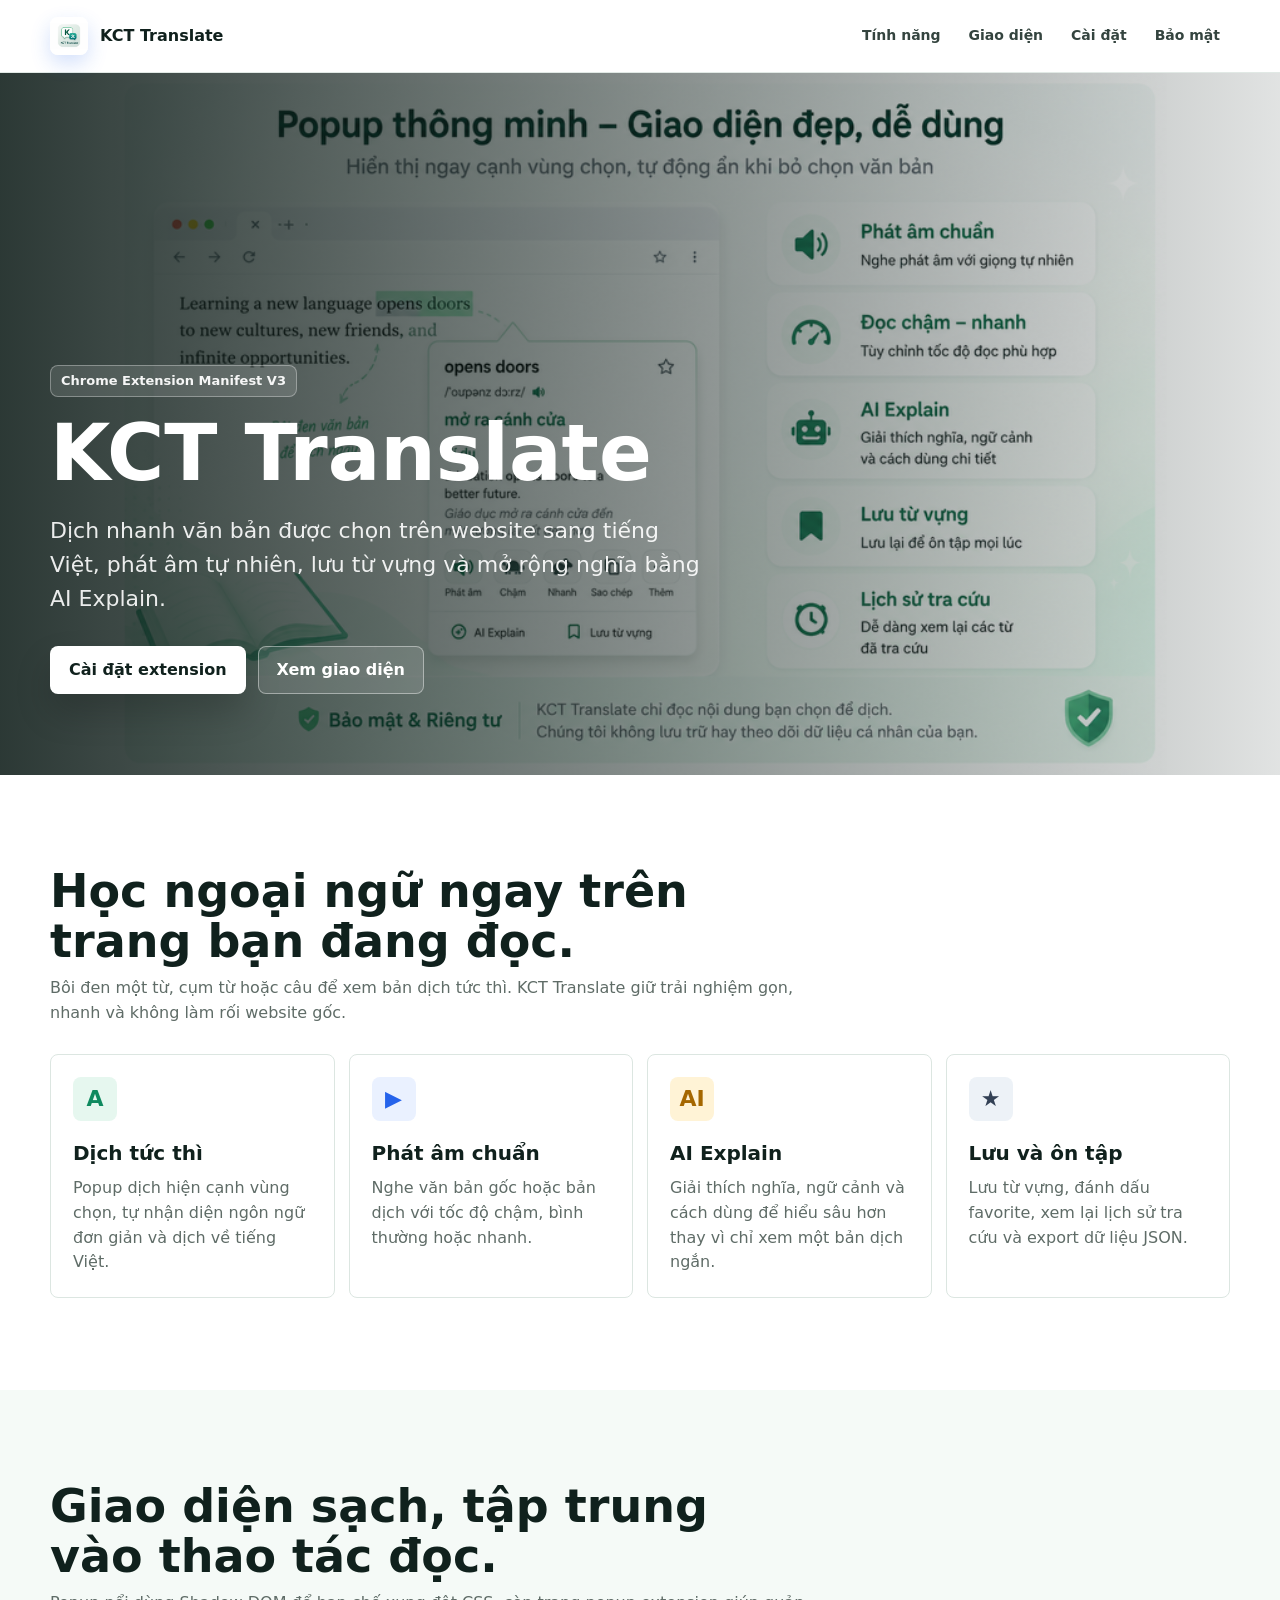
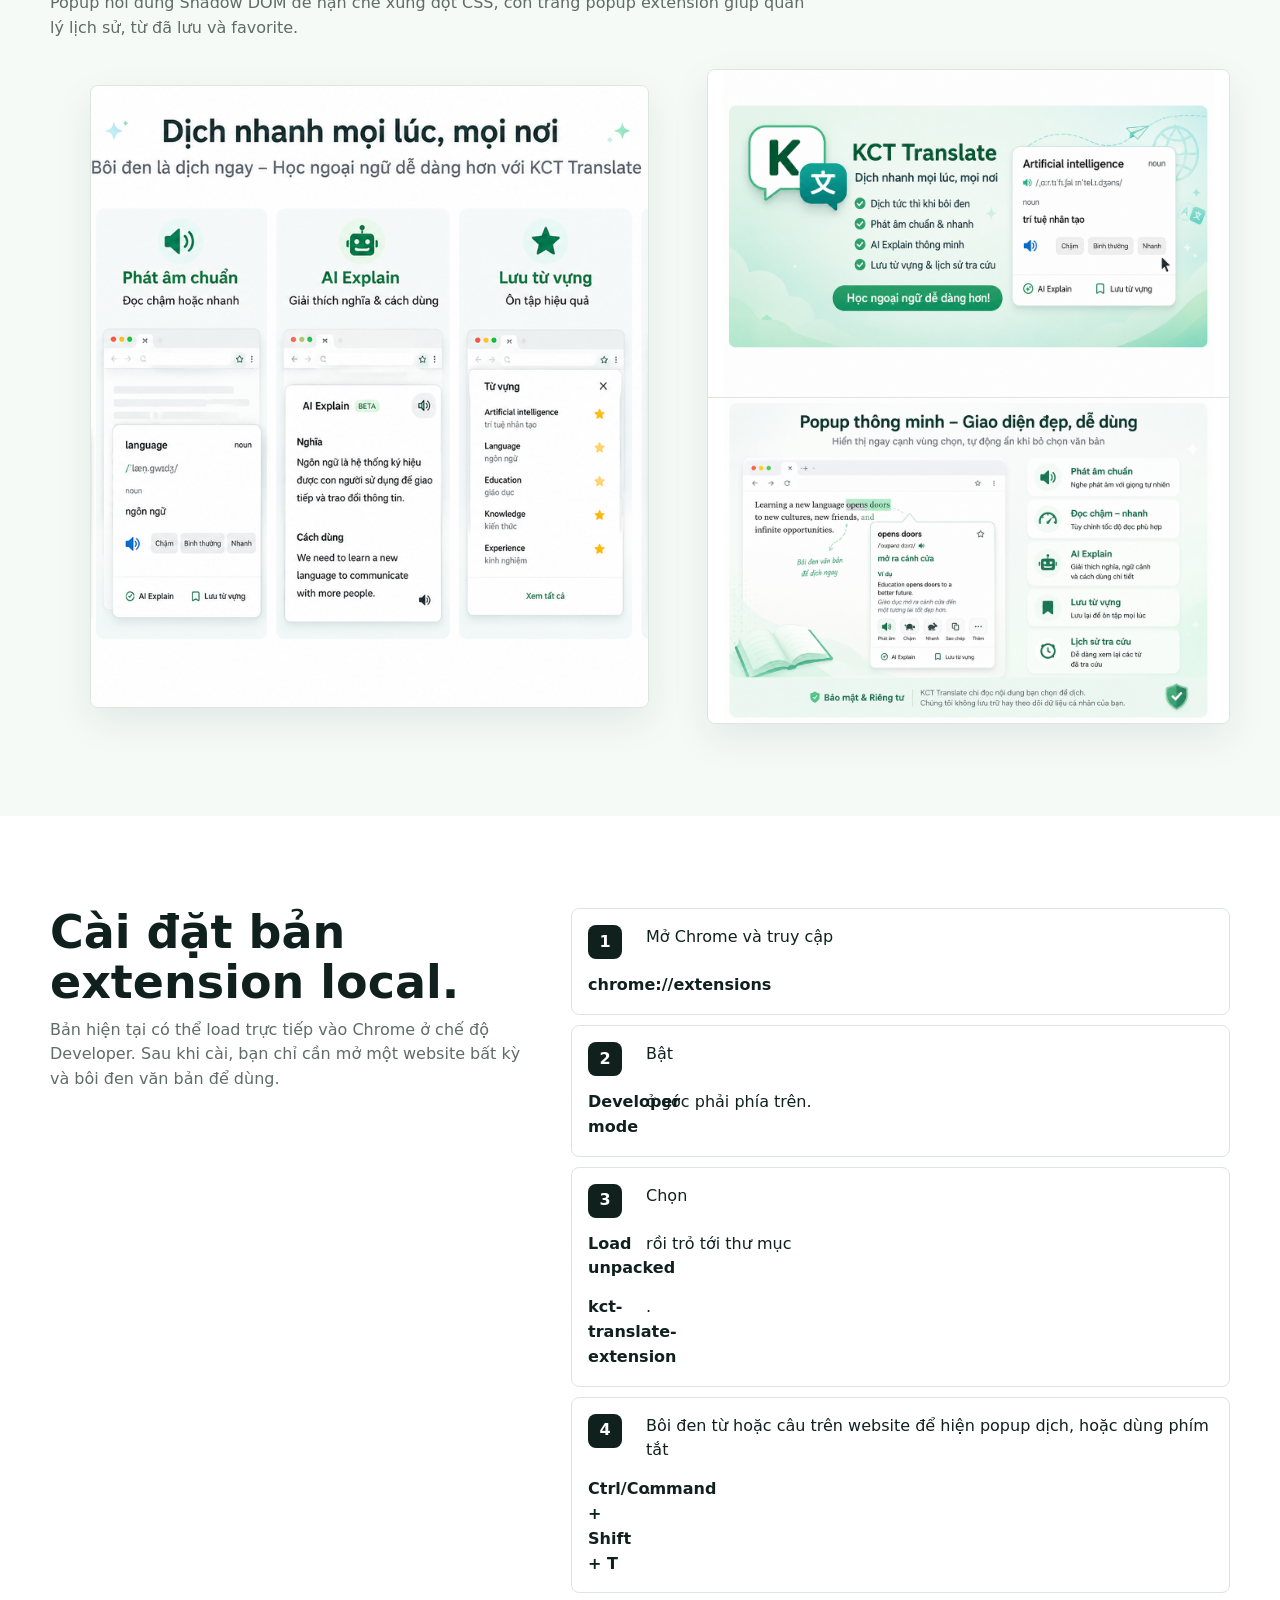
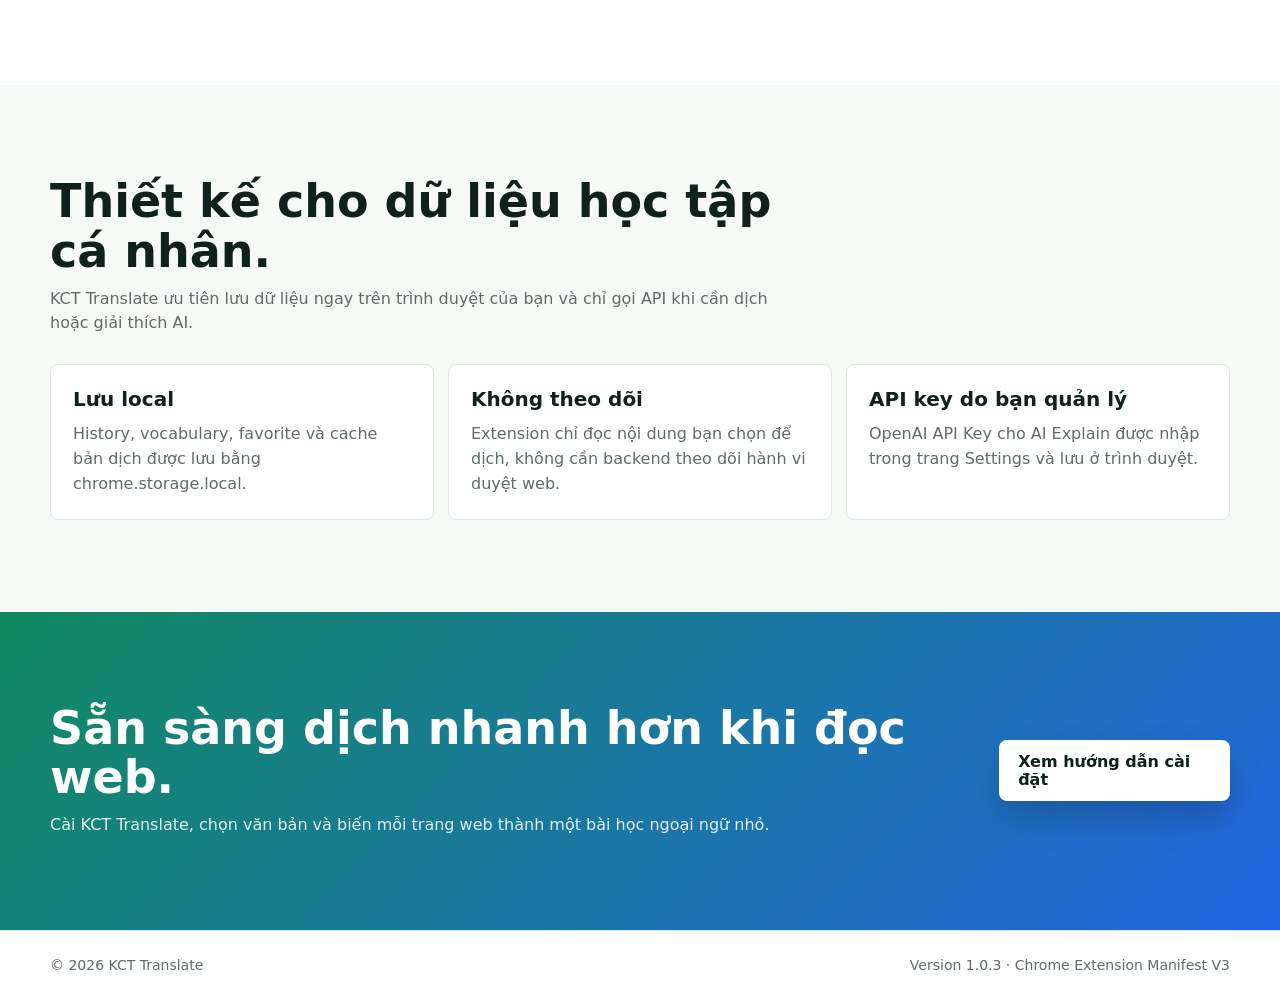
<file: html/index.html>
<!doctype html>
<html lang="vi">
<head>
  <meta charset="utf-8">
  <meta name="viewport" content="width=device-width, initial-scale=1">
  <meta name="description" content="KCT Translate - extension Chrome giúp dịch nhanh văn bản được chọn, phát âm, lưu từ vựng, lịch sử tra cứu và AI Explain cho người Việt học ngoại ngữ.">
  <title>KCT Translate - Extension dịch nhanh cho người Việt</title>
  <link rel="icon" href="assets/icon-128.png">
  <style>
    :root {
      color-scheme: light;
      --ink: #10211d;
      --muted: #5f6c67;
      --line: #dce6e1;
      --soft: #f5faf7;
      --mint: #0f8a5f;
      --blue: #2563eb;
      --amber: #f6b73c;
      --white: #ffffff;
      --shadow: 0 20px 55px rgba(16, 33, 29, 0.12);
    }

    * {
      box-sizing: border-box;
    }

    html {
      scroll-behavior: smooth;
    }

    body {
      margin: 0;
      font-family: Inter, ui-sans-serif, system-ui, -apple-system, BlinkMacSystemFont, "Segoe UI", Arial, sans-serif;
      color: var(--ink);
      background: #ffffff;
      line-height: 1.55;
    }

    img {
      display: block;
      max-width: 100%;
    }

    a {
      color: inherit;
      text-decoration: none;
    }

    .site-header {
      position: sticky;
      top: 0;
      z-index: 20;
      border-bottom: 1px solid rgba(220, 230, 225, 0.85);
      background: rgba(255, 255, 255, 0.9);
      backdrop-filter: blur(16px);
    }

    .nav {
      width: min(1180px, calc(100% - 32px));
      min-height: 72px;
      margin: 0 auto;
      display: flex;
      align-items: center;
      justify-content: space-between;
      gap: 20px;
    }

    .brand {
      display: inline-flex;
      align-items: center;
      gap: 12px;
      font-weight: 850;
      letter-spacing: 0;
    }

    .brand img {
      width: 38px;
      height: 38px;
      border-radius: 8px;
      box-shadow: 0 8px 20px rgba(37, 99, 235, 0.2);
    }

    .nav-links {
      display: flex;
      align-items: center;
      gap: 8px;
      font-size: 14px;
      color: #34443f;
      font-weight: 720;
    }

    .nav-links a {
      padding: 8px 10px;
      border-radius: 8px;
    }

    .nav-links a:hover {
      background: var(--soft);
    }

    .hero {
      min-height: 78svh;
      display: grid;
      align-items: end;
      background:
        linear-gradient(90deg, rgba(9, 24, 20, 0.86), rgba(9, 24, 20, 0.54) 44%, rgba(9, 24, 20, 0.12)),
        url("assets/promo-large-1400x560.png") center / cover no-repeat;
      color: var(--white);
    }

    .hero-inner {
      width: min(1180px, calc(100% - 32px));
      margin: 0 auto;
      padding: clamp(80px, 13vh, 150px) 0 clamp(52px, 9vh, 92px);
    }

    .eyebrow {
      display: inline-flex;
      align-items: center;
      gap: 8px;
      min-height: 32px;
      padding: 5px 10px;
      border: 1px solid rgba(255, 255, 255, 0.32);
      border-radius: 8px;
      background: rgba(255, 255, 255, 0.12);
      color: rgba(255, 255, 255, 0.94);
      font-size: 13px;
      font-weight: 760;
    }

    .hero h1 {
      max-width: 720px;
      margin: 18px 0 0;
      font-size: clamp(42px, 7vw, 78px);
      line-height: 0.98;
      letter-spacing: 0;
    }

    .hero p {
      max-width: 650px;
      margin: 22px 0 0;
      color: rgba(255, 255, 255, 0.9);
      font-size: clamp(17px, 2.1vw, 22px);
    }

    .actions {
      display: flex;
      flex-wrap: wrap;
      gap: 12px;
      margin-top: 30px;
    }

    .button {
      display: inline-flex;
      align-items: center;
      justify-content: center;
      min-height: 48px;
      padding: 12px 18px;
      border-radius: 8px;
      border: 1px solid transparent;
      font-weight: 820;
      line-height: 1.1;
    }

    .button.primary {
      background: var(--white);
      color: var(--ink);
      box-shadow: 0 18px 35px rgba(0, 0, 0, 0.18);
    }

    .button.secondary {
      color: var(--white);
      border-color: rgba(255, 255, 255, 0.42);
      background: rgba(255, 255, 255, 0.12);
    }

    .section {
      padding: clamp(56px, 8vw, 92px) 0;
    }

    .section.alt {
      background: var(--soft);
    }

    .wrap {
      width: min(1180px, calc(100% - 32px));
      margin: 0 auto;
    }

    .section-heading {
      max-width: 760px;
      margin-bottom: 28px;
    }

    .section-heading p,
    .feature p,
    .privacy p,
    .install p {
      color: var(--muted);
    }

    h2 {
      margin: 0;
      font-size: clamp(28px, 4vw, 46px);
      line-height: 1.08;
      letter-spacing: 0;
    }

    h3 {
      margin: 0;
      font-size: 20px;
      line-height: 1.25;
      letter-spacing: 0;
    }

    p {
      margin: 10px 0 0;
    }

    .preview {
      overflow: hidden;
      border: 1px solid var(--line);
      border-radius: 8px;
      background: #fff;
      box-shadow: var(--shadow);
    }

    .preview img {
      width: 100%;
      aspect-ratio: 16 / 10;
      object-fit: cover;
    }

    .feature-grid {
      display: grid;
      grid-template-columns: repeat(4, minmax(0, 1fr));
      gap: 14px;
    }

    .feature {
      min-height: 190px;
      padding: 22px;
      border: 1px solid var(--line);
      border-radius: 8px;
      background: var(--white);
    }

    .feature .icon {
      display: grid;
      place-items: center;
      width: 44px;
      height: 44px;
      margin-bottom: 20px;
      border-radius: 8px;
      background: #e6f7ef;
      color: var(--mint);
      font-size: 22px;
      font-weight: 850;
    }

    .feature:nth-child(2) .icon {
      background: #eaf1ff;
      color: var(--blue);
    }

    .feature:nth-child(3) .icon {
      background: #fff3d6;
      color: #a56700;
    }

    .feature:nth-child(4) .icon {
      background: #edf2f7;
      color: #334155;
    }

    .gallery {
      display: grid;
      grid-template-columns: 1.1fr 0.9fr;
      gap: 18px;
      align-items: stretch;
    }

    .gallery-main,
    .gallery-side {
      overflow: hidden;
      border: 1px solid var(--line);
      border-radius: 8px;
      background: #fff;
      box-shadow: 0 14px 38px rgba(16, 33, 29, 0.08);
    }

    .gallery-main img,
    .gallery-side img {
      width: 100%;
      height: 100%;
      min-height: 100%;
      object-fit: cover;
    }

    .gallery-side {
      display: grid;
      grid-template-rows: 1fr 1fr;
      gap: 0;
    }

    .gallery-side img + img {
      border-top: 1px solid var(--line);
    }

    .install {
      display: grid;
      grid-template-columns: 0.85fr 1.15fr;
      gap: 34px;
      align-items: start;
    }

    .steps {
      margin: 0;
      padding: 0;
      list-style: none;
      display: grid;
      gap: 10px;
      counter-reset: step;
    }

    .steps li {
      counter-increment: step;
      display: grid;
      grid-template-columns: 44px 1fr;
      gap: 14px;
      align-items: start;
      padding: 16px;
      border: 1px solid var(--line);
      border-radius: 8px;
      background: #fff;
    }

    .steps li::before {
      content: counter(step);
      display: grid;
      place-items: center;
      width: 34px;
      height: 34px;
      border-radius: 8px;
      background: var(--ink);
      color: #fff;
      font-weight: 850;
    }

    .privacy {
      display: grid;
      grid-template-columns: repeat(3, minmax(0, 1fr));
      gap: 14px;
    }

    .privacy article {
      padding: 22px;
      border: 1px solid var(--line);
      border-radius: 8px;
      background: #fff;
    }

    .final-cta {
      color: #fff;
      background:
        linear-gradient(135deg, rgba(16, 138, 95, 0.96), rgba(37, 99, 235, 0.94)),
        #0f8a5f;
    }

    .final-cta .wrap {
      display: flex;
      align-items: center;
      justify-content: space-between;
      gap: 24px;
    }

    .final-cta p {
      color: rgba(255, 255, 255, 0.88);
    }

    .site-footer {
      padding: 24px 0;
      border-top: 1px solid var(--line);
      color: var(--muted);
      font-size: 14px;
    }

    .footer-inner {
      width: min(1180px, calc(100% - 32px));
      margin: 0 auto;
      display: flex;
      justify-content: space-between;
      gap: 16px;
      flex-wrap: wrap;
    }

    @media (max-width: 900px) {
      .nav-links {
        display: none;
      }

      .hero {
        min-height: 76svh;
        background-position: 58% center;
      }

      .feature-grid,
      .privacy {
        grid-template-columns: repeat(2, minmax(0, 1fr));
      }

      .gallery,
      .install {
        grid-template-columns: 1fr;
      }
    }

    @media (max-width: 620px) {
      .nav {
        width: min(100% - 24px, 1180px);
      }

      .hero {
        min-height: 72svh;
        background:
          linear-gradient(180deg, rgba(9, 24, 20, 0.78), rgba(9, 24, 20, 0.58)),
          url("assets/promo-large-1400x560.png") center / cover no-repeat;
      }

      .hero-inner,
      .wrap,
      .footer-inner {
        width: min(100% - 24px, 1180px);
      }

      .hero h1 {
        font-size: clamp(38px, 16vw, 58px);
      }

      .actions,
      .final-cta .wrap {
        align-items: stretch;
        flex-direction: column;
      }

      .button {
        width: 100%;
      }

      .feature-grid,
      .privacy {
        grid-template-columns: 1fr;
      }

      .feature {
        min-height: auto;
      }

      .steps li {
        grid-template-columns: 38px 1fr;
        padding: 14px;
      }
    }
  </style>
</head>
<body>
  <header class="site-header">
    <nav class="nav" aria-label="Điều hướng chính">
      <a class="brand" href="#top" aria-label="KCT Translate">
        <img src="assets/icon-128.png" alt="">
        <span>KCT Translate</span>
      </a>
      <div class="nav-links" aria-label="Liên kết trang">
        <a href="#features">Tính năng</a>
        <a href="#preview">Giao diện</a>
        <a href="#install">Cài đặt</a>
        <a href="#privacy">Bảo mật</a>
      </div>
    </nav>
  </header>

  <main id="top">
    <section class="hero" aria-label="KCT Translate">
      <div class="hero-inner">
        <span class="eyebrow">Chrome Extension Manifest V3</span>
        <h1>KCT Translate</h1>
        <p>Dịch nhanh văn bản được chọn trên website sang tiếng Việt, phát âm tự nhiên, lưu từ vựng và mở rộng nghĩa bằng AI Explain.</p>
        <div class="actions" aria-label="Hành động chính">
          <a class="button primary" href="#install">Cài đặt extension</a>
          <a class="button secondary" href="#preview">Xem giao diện</a>
        </div>
      </div>
    </section>

    <section id="features" class="section">
      <div class="wrap">
        <div class="section-heading">
          <h2>Học ngoại ngữ ngay trên trang bạn đang đọc.</h2>
          <p>Bôi đen một từ, cụm từ hoặc câu để xem bản dịch tức thì. KCT Translate giữ trải nghiệm gọn, nhanh và không làm rối website gốc.</p>
        </div>
        <div class="feature-grid">
          <article class="feature">
            <div class="icon" aria-hidden="true">A</div>
            <h3>Dịch tức thì</h3>
            <p>Popup dịch hiện cạnh vùng chọn, tự nhận diện ngôn ngữ đơn giản và dịch về tiếng Việt.</p>
          </article>
          <article class="feature">
            <div class="icon" aria-hidden="true">▶</div>
            <h3>Phát âm chuẩn</h3>
            <p>Nghe văn bản gốc hoặc bản dịch với tốc độ chậm, bình thường hoặc nhanh.</p>
          </article>
          <article class="feature">
            <div class="icon" aria-hidden="true">AI</div>
            <h3>AI Explain</h3>
            <p>Giải thích nghĩa, ngữ cảnh và cách dùng để hiểu sâu hơn thay vì chỉ xem một bản dịch ngắn.</p>
          </article>
          <article class="feature">
            <div class="icon" aria-hidden="true">★</div>
            <h3>Lưu và ôn tập</h3>
            <p>Lưu từ vựng, đánh dấu favorite, xem lại lịch sử tra cứu và export dữ liệu JSON.</p>
          </article>
        </div>
      </div>
    </section>

    <section id="preview" class="section alt">
      <div class="wrap">
        <div class="section-heading">
          <h2>Giao diện sạch, tập trung vào thao tác đọc.</h2>
          <p>Popup nổi dùng Shadow DOM để hạn chế xung đột CSS, còn trang popup extension giúp quản lý lịch sử, từ đã lưu và favorite.</p>
        </div>
        <div class="gallery" aria-label="Ảnh giới thiệu giao diện KCT Translate">
          <figure class="gallery-main">
            <img src="assets/screenshot-1.png" alt="Tổng quan các tính năng của KCT Translate">
          </figure>
          <div class="gallery-side">
            <img src="assets/screenshot-3.png" alt="AI Explain trong KCT Translate">
            <img src="assets/screenshot-5.png" alt="Lịch sử tra cứu trong KCT Translate">
          </div>
        </div>
      </div>
    </section>

    <section id="install" class="section">
      <div class="wrap install">
        <div class="section-heading">
          <h2>Cài đặt bản extension local.</h2>
          <p>Bản hiện tại có thể load trực tiếp vào Chrome ở chế độ Developer. Sau khi cài, bạn chỉ cần mở một website bất kỳ và bôi đen văn bản để dùng.</p>
        </div>
        <ol class="steps">
          <li>Mở Chrome và truy cập <strong>chrome://extensions</strong>.</li>
          <li>Bật <strong>Developer mode</strong> ở góc phải phía trên.</li>
          <li>Chọn <strong>Load unpacked</strong> rồi trỏ tới thư mục <strong>kct-translate-extension</strong>.</li>
          <li>Bôi đen từ hoặc câu trên website để hiện popup dịch, hoặc dùng phím tắt <strong>Ctrl/Command + Shift + T</strong>.</li>
        </ol>
      </div>
    </section>

    <section id="privacy" class="section alt">
      <div class="wrap">
        <div class="section-heading">
          <h2>Thiết kế cho dữ liệu học tập cá nhân.</h2>
          <p>KCT Translate ưu tiên lưu dữ liệu ngay trên trình duyệt của bạn và chỉ gọi API khi cần dịch hoặc giải thích AI.</p>
        </div>
        <div class="privacy">
          <article>
            <h3>Lưu local</h3>
            <p>History, vocabulary, favorite và cache bản dịch được lưu bằng chrome.storage.local.</p>
          </article>
          <article>
            <h3>Không theo dõi</h3>
            <p>Extension chỉ đọc nội dung bạn chọn để dịch, không cần backend theo dõi hành vi duyệt web.</p>
          </article>
          <article>
            <h3>API key do bạn quản lý</h3>
            <p>OpenAI API Key cho AI Explain được nhập trong trang Settings và lưu ở trình duyệt.</p>
          </article>
        </div>
      </div>
    </section>

    <section class="section final-cta">
      <div class="wrap">
        <div>
          <h2>Sẵn sàng dịch nhanh hơn khi đọc web.</h2>
          <p>Cài KCT Translate, chọn văn bản và biến mỗi trang web thành một bài học ngoại ngữ nhỏ.</p>
        </div>
        <a class="button primary" href="#install">Xem hướng dẫn cài đặt</a>
      </div>
    </section>
  </main>

  <footer class="site-footer">
    <div class="footer-inner">
      <span>© 2026 KCT Translate</span>
      <span>Version 1.0.3 · Chrome Extension Manifest V3</span>
    </div>
  </footer>
</body>
</html>
</file>
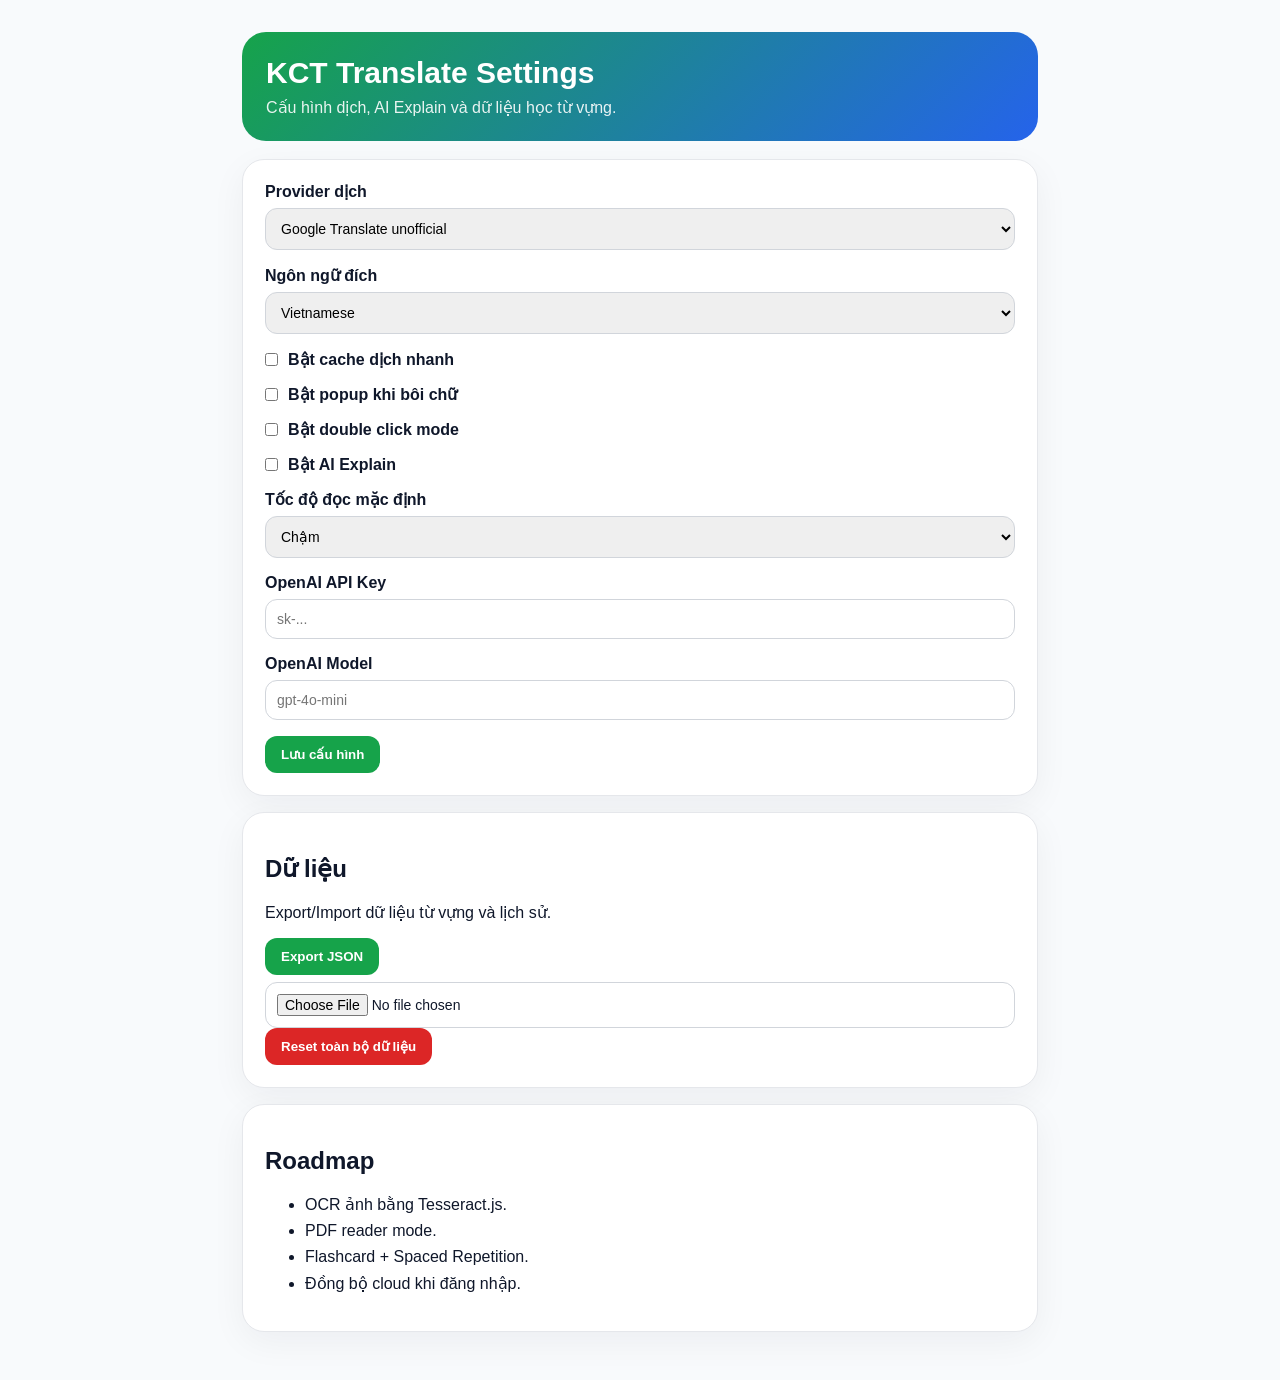
<file: options/options.html>
<!doctype html><html lang="vi"><head><meta charset="utf-8"><meta name="viewport" content="width=device-width,initial-scale=1"><title>KCT Translate Settings</title><link rel="stylesheet" href="options.css"></head><body>
<div class="page"><header><h1>KCT Translate Settings</h1><p>Cấu hình dịch, AI Explain và dữ liệu học từ vựng.</p></header>
<form id="form" class="card">
<label>Provider dịch<select id="provider"><option value="google">Google Translate unofficial</option><option value="mymemory">MyMemory fallback</option></select></label>
<label>Ngôn ngữ đích<select id="targetLang"><option value="vi">Vietnamese</option><option value="en">English</option></select></label>
<label class="check"><input type="checkbox" id="enableCache"> Bật cache dịch nhanh</label>
<label class="check"><input type="checkbox" id="enablePopup"> Bật popup khi bôi chữ</label>
<label class="check"><input type="checkbox" id="enableDoubleClick"> Bật double click mode</label>
<label class="check"><input type="checkbox" id="enableAiExplain"> Bật AI Explain</label>
<label>Tốc độ đọc mặc định<select id="voiceRate"><option value="slow">Chậm</option><option value="normal">Bình thường</option><option value="fast">Nhanh</option></select></label>
<label>OpenAI API Key<input id="openaiApiKey" type="password" placeholder="sk-..."></label>
<label>OpenAI Model<input id="openaiModel" placeholder="gpt-4o-mini"></label>
<button type="submit">Lưu cấu hình</button><span id="status"></span>
</form>
<section class="card"><h2>Dữ liệu</h2><p>Export/Import dữ liệu từ vựng và lịch sử.</p><button id="exportBtn">Export JSON</button><input type="file" id="importFile" accept="application/json"><button id="resetBtn" class="danger">Reset toàn bộ dữ liệu</button></section>
<section class="card"><h2>Roadmap</h2><ul><li>OCR ảnh bằng Tesseract.js.</li><li>PDF reader mode.</li><li>Flashcard + Spaced Repetition.</li><li>Đồng bộ cloud khi đăng nhập.</li></ul></section>
</div><script type="module" src="options.js"></script></body></html>
</file>
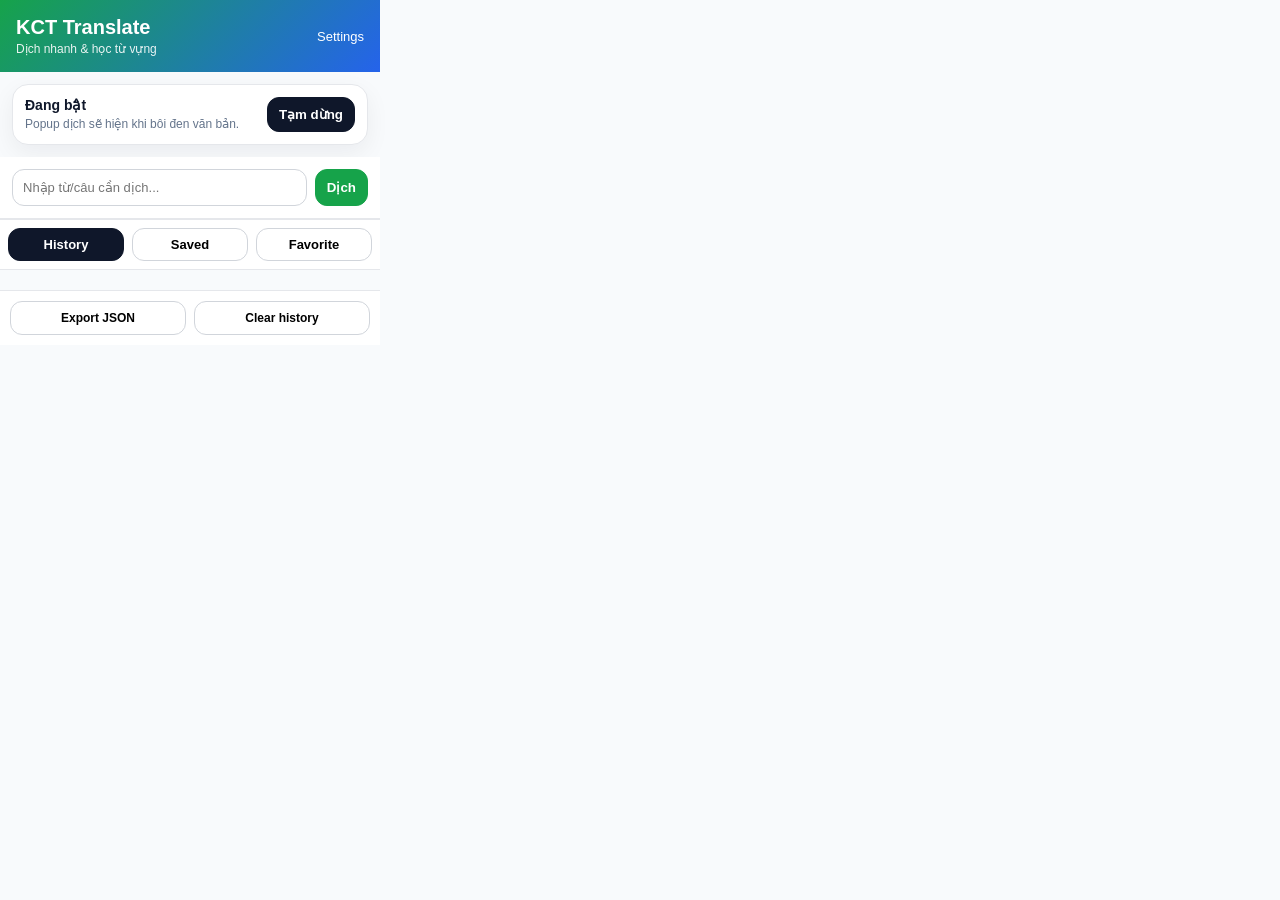
<file: popup/popup.html>
<!doctype html><html lang="vi"><head><meta charset="utf-8"><meta name="viewport" content="width=device-width,initial-scale=1"><title>KCT Translate</title><link rel="stylesheet" href="popup.css"></head><body>
<header><div><h1>KCT Translate</h1><p>Dịch nhanh & học từ vựng</p></div><a href="../options/options.html" target="_blank">Settings</a></header>
<section class="status-card" id="statusCard">
  <div>
    <strong id="statusTitle">Đang bật</strong>
    <span id="statusDesc">Popup dịch sẽ hiện khi bôi đen văn bản.</span>
  </div>
  <button id="pauseToggle" class="toggle-btn" type="button">Tạm dừng</button>
</section>
<section class="search"><input id="manualText" placeholder="Nhập từ/câu cần dịch..."><button id="translateBtn">Dịch</button></section>
<section id="manualResult" class="result hidden"></section>
<nav><button class="tab active" data-tab="history">History</button><button class="tab" data-tab="vocabulary">Saved</button><button class="tab" data-tab="favorite">Favorite</button></nav>
<main id="list"></main>
<footer><button id="exportBtn">Export JSON</button><button id="clearHistoryBtn">Clear history</button></footer>
<script type="module" src="popup.js"></script></body></html>
</file>
<file: options/options.css>
*{box-sizing:border-box}body{margin:0;background:#f8fafc;color:#0f172a;font-family:-apple-system,BlinkMacSystemFont,"Segoe UI",Roboto,Arial,sans-serif}.page{max-width:860px;margin:0 auto;padding:32px}header{padding:24px;border-radius:24px;background:linear-gradient(135deg,#16a34a,#2563eb);color:white;margin-bottom:18px}h1{margin:0;font-size:30px}header p{margin:8px 0 0;opacity:.9}.card{background:#fff;border:1px solid #e5e7eb;border-radius:22px;padding:22px;margin-bottom:16px;box-shadow:0 10px 35px rgba(15,23,42,.05)}label{display:block;font-weight:700;margin:0 0 16px}input,select{display:block;width:100%;margin-top:7px;border:1px solid #d1d5db;border-radius:12px;padding:11px;font-size:14px}.check{display:flex;align-items:center;gap:10px}.check input{width:auto;margin:0}button{border:0;background:#16a34a;color:white;border-radius:12px;padding:11px 16px;font-weight:800;cursor:pointer;margin-right:8px}.danger{background:#dc2626}#status{font-weight:700;color:#16a34a}li{margin:8px 0}
</file>
<file: popup/popup.css>
*{box-sizing:border-box}body{width:380px;margin:0;font-family:-apple-system,BlinkMacSystemFont,"Segoe UI",Roboto,Arial,sans-serif;background:#f8fafc;color:#0f172a}header{display:flex;justify-content:space-between;align-items:center;padding:16px;background:linear-gradient(135deg,#16a34a,#2563eb);color:#fff}h1{font-size:20px;margin:0}p{margin:3px 0 0;font-size:12px;opacity:.9}a{color:#fff;text-decoration:none;font-size:13px}.status-card{display:flex;align-items:center;justify-content:space-between;gap:12px;margin:12px;padding:12px;border:1px solid #e5e7eb;background:#fff;border-radius:16px;box-shadow:0 8px 24px rgba(15,23,42,.06)}.status-card strong{display:block;font-size:14px}.status-card span{display:block;margin-top:3px;font-size:12px;color:#64748b;line-height:1.35}.status-card.paused{border-color:#fecaca;background:#fff7ed}.toggle-btn{white-space:nowrap;background:#0f172a;color:#fff;border-color:#0f172a}.toggle-btn.paused{background:#16a34a;border-color:#16a34a;color:#fff}.search.disabled{opacity:.55}.search.disabled input,.search.disabled button{pointer-events:none}.search{display:flex;gap:8px;padding:12px;background:#fff;border-bottom:1px solid #e5e7eb}input{flex:1;border:1px solid #d1d5db;border-radius:12px;padding:10px;font-size:13px}button{border:1px solid #d1d5db;background:#fff;border-radius:12px;padding:9px 11px;cursor:pointer;font-weight:600}button:hover{background:#f1f5f9}.search button{background:#16a34a;color:#fff;border-color:#16a34a}.result{margin:12px;padding:12px;border:1px solid #e5e7eb;background:#fff;border-radius:16px;font-size:14px;line-height:1.45}.hidden{display:none}nav{display:flex;padding:8px;background:#fff;border-top:1px solid #e5e7eb;border-bottom:1px solid #e5e7eb;gap:8px}.tab{flex:1;padding:8px;font-size:13px}.tab.active{background:#0f172a;color:#fff;border-color:#0f172a}main{max-height:360px;overflow:auto;padding:10px}.item{background:#fff;border:1px solid #e5e7eb;border-radius:16px;padding:12px;margin-bottom:10px}.item .text{font-weight:800;font-size:14px}.item .trans{margin-top:5px;color:#334155;line-height:1.4}.meta{margin-top:7px;color:#64748b;font-size:11px}.row{display:flex;justify-content:space-between;gap:8px;align-items:flex-start}.actions{display:flex;gap:5px;margin-top:8px}.actions button{font-size:12px;padding:6px 8px}footer{display:flex;gap:8px;padding:10px;background:#fff;border-top:1px solid #e5e7eb}footer button{flex:1;font-size:12px}
</file>
